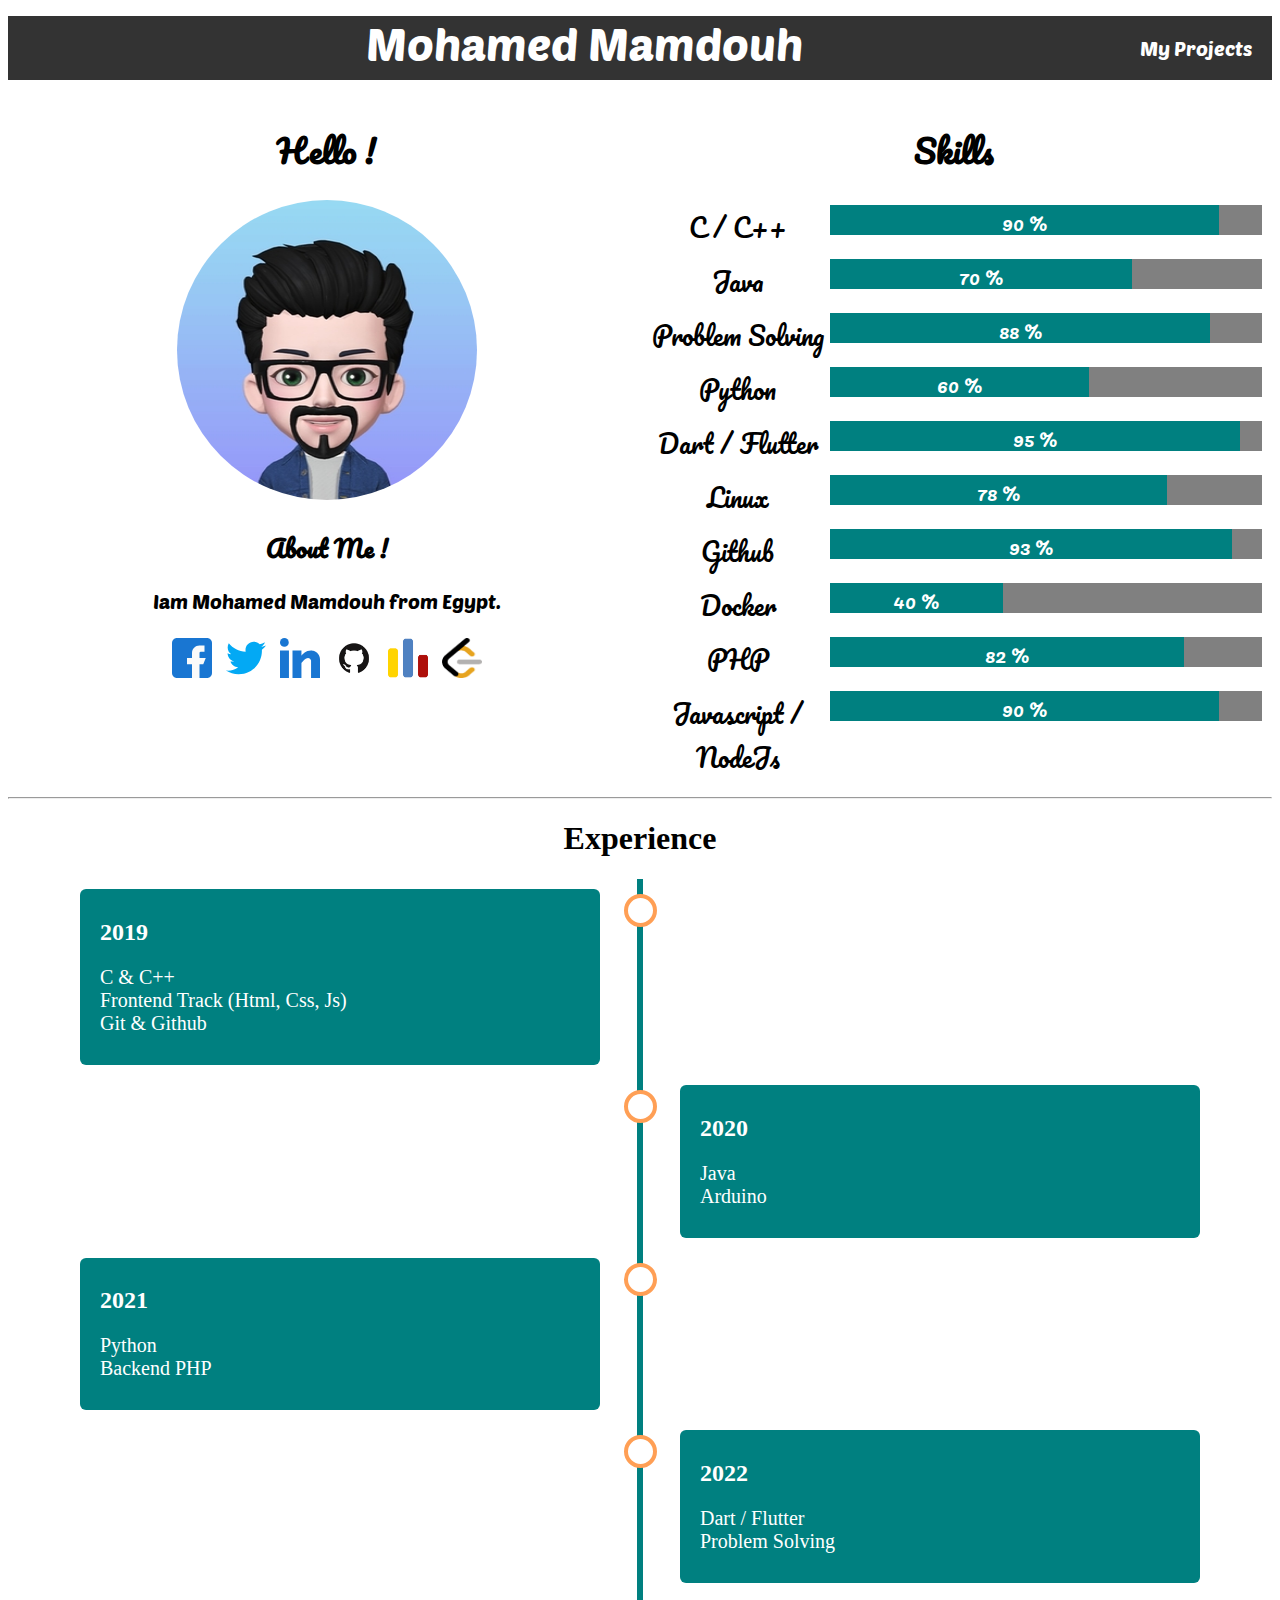
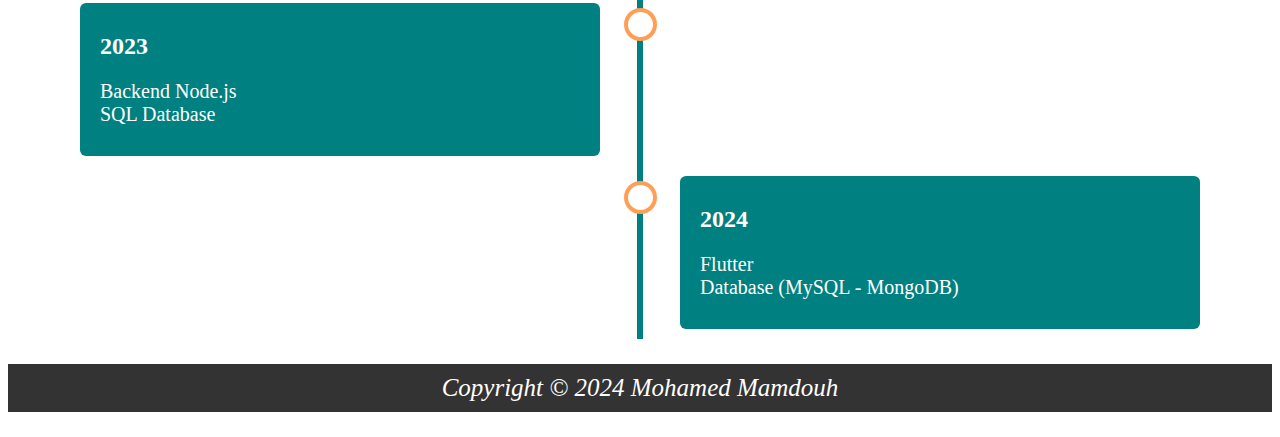
<file: index.html>
<!DOCTYPE html>
<html lang="en">
    <head>
        <meta charset="UTF-8" />
        <meta name="viewport" content="width=device-width, initial-scale=1.0" />
        <title>Mohamed Mamdouh</title>
        <link rel="stylesheet" href="css/style.css" />
        <link rel="stylesheet" href="css/timeline-style.css" />
        <link
            rel="stylesheet"
            href="https://fonts.googleapis.com/css2?family=Poetsen+One&display=swap"
        />
        <link
            href="https://fonts.googleapis.com/css2?family=Libre+Baskerville:ital,wght@0,400;0,700;1,400&family=Pacifico&display=swap"
            rel="stylesheet"
        />
    </head>
    <body>
        <!-- Header -->
        <div>
            <ul class="header-list">
                <li class="header-list-item">
                    <a href="./projects_page.html">My Projects</a>
                </li>
                <p class="header-title">Mohamed Mamdouh</p>
            </ul>
        </div>

        <!-- Body -->
        <div id="row1" class="row">
            <!--- Portofolio Image and Introduction and Social Links -->
            <div class="column">
                <h1>Hello !</h1>
                <img
                    class="Portofolio-image"
                    src="images/mo_face.jpg"
                    alt="Mohamed Mamdouh"
                />
                <h2>About Me !</h2>
                <p class="about-me">Iam Mohamed Mamdouh from Egypt.</p>
                <div>
                    <a target="_blank" href="https://www.facebook.com/"
                        ><img
                            class="social"
                            src="images/facebook.svg"
                            alt="Facebook"
                    /></a>
                    <a target="_blank" href="https://twitter.com/_mohamed432_"
                        ><img
                            class="social"
                            src="images/twitter.svg"
                            alt="Twitter"
                    /></a>
                    <a
                        target="_blank"
                        href="https://linkedin.com/in/mohamed-mamdouh-54b020202"
                        ><img
                            class="social"
                            src="images/linkedin.svg"
                            alt="Linkedin"
                    /></a>
                    <a
                        target="_blank"
                        href="https://github.com/MohamedMamdouh-432"
                        ><img
                            class="social"
                            src="images/github.png"
                            alt="Github"
                    /></a>
                    <a
                        target="_blank"
                        href="https://codeforces.com/profile/d007a"
                        ><img
                            class="social"
                            src="images/codeforces.png"
                            alt="Codeforces"
                    /></a>
                    <a target="_blank" href="https://leetcode.com/u/DOO7A/"
                        ><img
                            class="social"
                            src="images/leetcode.png"
                            alt="Leetcode"
                    /></a>
                </div>
            </div>

            <!-- Skills and Experience -->
            <div class="column">
                <h1>Skills</h1>
                <div class="row">
                    <div class="left">C / C++</div>
                    <div class="right">
                        <li>
                            <span class="main-bar">
                                <span class="colored-bar-1">90 %</span>
                            </span>
                        </li>
                    </div>
                </div>
                <div class="row">
                    <div class="left">Java</div>
                    <div class="right">
                        <li>
                            <span class="main-bar">
                                <span class="colored-bar-2">70 %</span>
                            </span>
                        </li>
                    </div>
                </div>
                <div class="row">
                    <div class="left">Problem Solving</div>
                    <div class="right">
                        <li>
                            <span class="main-bar">
                                <span class="colored-bar-3">88 %</span>
                            </span>
                        </li>
                    </div>
                </div>
                <div class="row">
                    <div class="left">Python</div>
                    <div class="right">
                        <li>
                            <span class="main-bar">
                                <span class="colored-bar-4">60 %</span>
                            </span>
                        </li>
                    </div>
                </div>
                <div class="row">
                    <div class="left">Dart / Flutter</div>
                    <div class="right">
                        <li>
                            <span class="main-bar">
                                <span class="colored-bar-5">95 %</span>
                            </span>
                        </li>
                    </div>
                </div>
                <div class="row">
                    <div class="left">Linux</div>
                    <div class="right">
                        <li>
                            <span class="main-bar">
                                <span class="colored-bar-6">78 %</span>
                            </span>
                        </li>
                    </div>
                </div>
                <div class="row">
                    <div class="left">Github</div>
                    <div class="right">
                        <li>
                            <span class="main-bar">
                                <span class="colored-bar-7">93 %</span>
                            </span>
                        </li>
                    </div>
                </div>
                <div class="row">
                    <div class="left">Docker</div>
                    <div class="right">
                        <li>
                            <span class="main-bar">
                                <span class="colored-bar-8">40 %</span>
                            </span>
                        </li>
                    </div>
                </div>
                <div class="row">
                    <div class="left">PHP</div>
                    <div class="right">
                        <li>
                            <span class="main-bar">
                                <span class="colored-bar-9">82 %</span>
                            </span>
                        </li>
                    </div>
                </div>
                <div class="row">
                    <div class="left">Javascript / NodeJs</div>
                    <div class="right">
                        <li>
                            <span class="main-bar">
                                <span class="colored-bar-10">90 %</span>
                            </span>
                        </li>
                    </div>
                </div>
            </div>
        </div>
        <hr/>
        <h1>Experience</h1>
        <div class="timeline">
            <div class="container left-timeline">
                <div class="content">
                    <h2>2019</h2>
                    <p>
                        C & C++ <br>
                        Frontend Track (Html, Css, Js) <br>
                        Git & Github
                    </p>
                </div>
            </div>
            <div class="container right-timeline">
                <div class="content">
                    <h2>2020</h2>
                    <p>
                        Java <br>
                        Arduino <br>
                    </p>
                </div>
            </div>
            <div class="container left-timeline">
                <div class="content">
                    <h2>2021</h2>
                    <p>
                        Python <br>
                        Backend PHP <br>
                    </p>
                </div>
            </div>
            <div class="container right-timeline">
                <div class="content">
                    <h2>2022</h2>
                    <p>
                        Dart / Flutter <br>
                        Problem Solving <br>
                    </p>
                </div>
            </div>
            <div class="container left-timeline">
                <div class="content">
                    <h2>2023</h2>
                    <p>
                        Backend Node.js <br>
                        SQL Database
                    </p>
                </div>
            </div>
            <div class="container right-timeline">
                <div class="content">
                    <h2>2024</h2>
                    <p>
                        Flutter <br>
                        Database (MySQL - MongoDB) <br>
                    </p>
                </div>
            </div>
        </div>
        <!--- Footer -->
        <div class="footer">
            <p>Copyright © 2024 Mohamed Mamdouh</p>
        </div>
    </body>
</html>
</file>
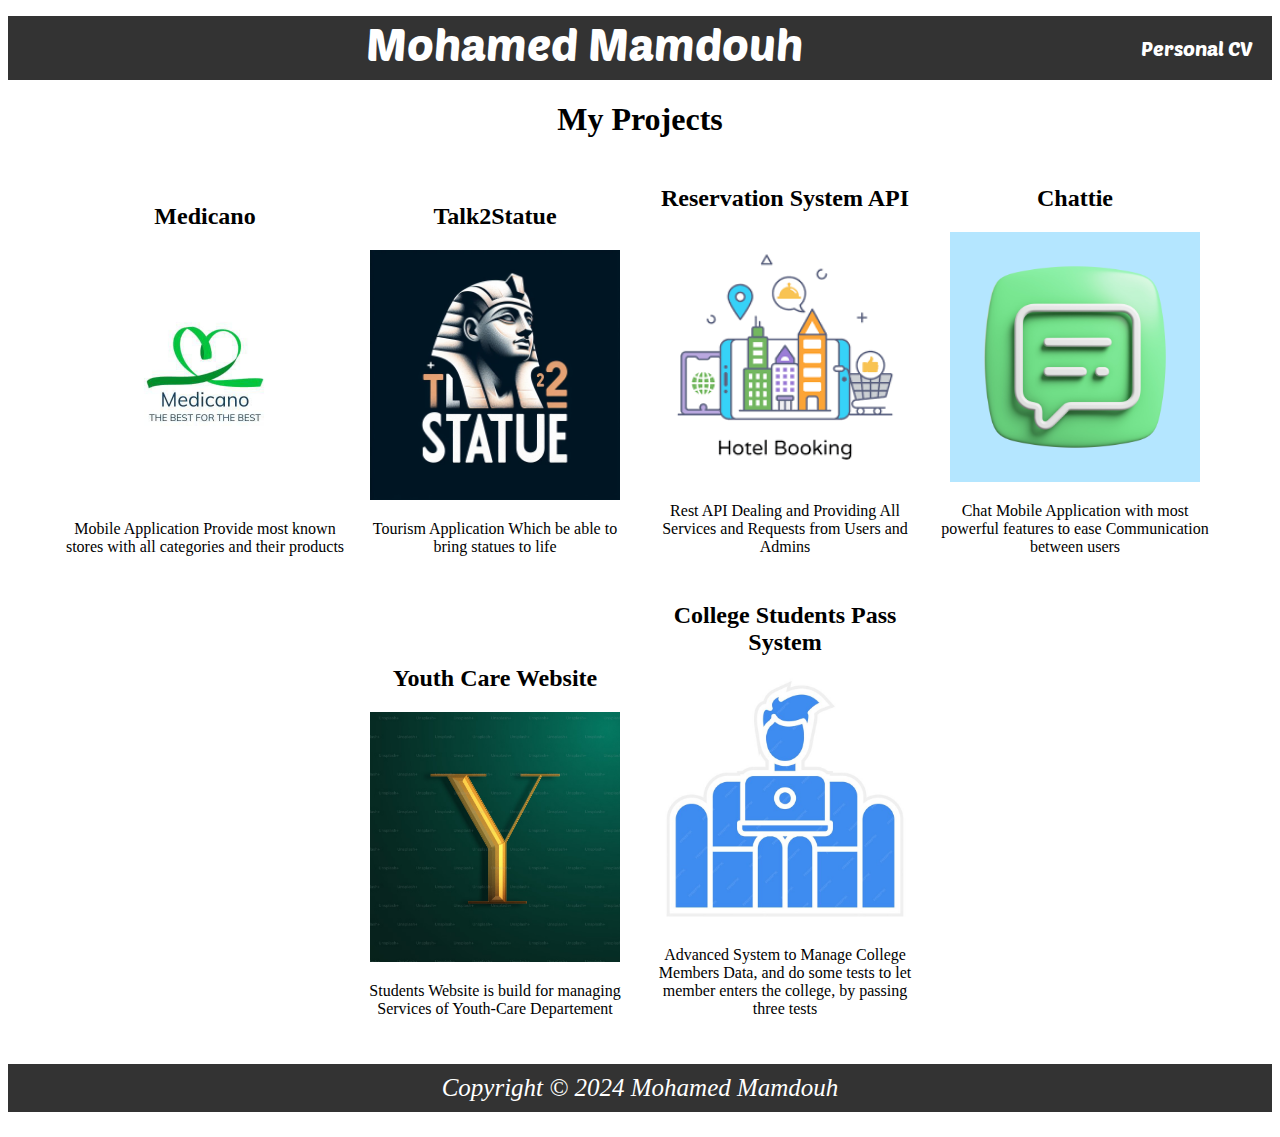
<file: projects_page.html>
<!DOCTYPE html>
<html lang="en">
    <head>
        <meta charset="UTF-8" />
        <meta name="viewport" content="width=device-width, initial-scale=1.0" />
        <title>My Projects</title>
        <link rel="stylesheet" href="css/style.css" />
        <link
            rel="stylesheet"
            href="https://fonts.googleapis.com/css2?family=Poetsen+One&display=swap"
        />
        <link
            href="https://fonts.googleapis.com/css2?family=Libre+Baskerville:ital,wght@0,400;0,700;1,400&family=Pacifico&display=swap"
            rel="stylesheet"
        />
        <script src="./scripts/data.js"></script>
    </head>
    <body>
        <!-- Header -->
        <div>
            <ul class="header-list">
                <li class="header-list-item">
                    <a href="./index.html">Personal CV</a>
                </li>
                <p class="header-title">Mohamed Mamdouh</p>
            </ul>
        </div>

        <!-- Body -->
        <h1>My Projects</h1>
        <div id="projects" style="text-align: center">
            <script src="./scripts/main.js"></script>
        </div>

        <!--- Footer -->
        <div class="footer">
            <p>Copyright © 2024 Mohamed Mamdouh</p>
        </div>
    </body>
</html>
</file>
<file: css/style.css>
/* 
    fonts:
        font-family: "Poetsen One", sans-serif;
        font-family: "Pacifico", cursive; 
*/

* {
    list-style-type: none;
    box-sizing: border-box;
}

h1 {
    text-align: center;
}

.header-list {
    color: white;
    background-color: #333;
    list-style-type: none;
    overflow: hidden;
    text-align: center;
    font-family: "Poetsen One", sans-serif;
}

.header-list-item {
    float: right;
}

.header-title {
    font-size: 45px;
    display: inline;
}

.header-list-item a {
    text-decoration: none;
    color: white;
    font-size: 20px;
    display: block;
    padding: 20px;
}

.header-list-item a:hover {
    background-color: black;
}

.column {
    width: 50%;
    float: left;
    text-align: center;
    font-family: "Pacifico", cursive;
}

.Portofolio-image {
    width: 300px;
    height: 300px;
    border-radius: 300px;
}

.about-me {
    font-size: 20px;
    font-family: "Poetsen One", sans-serif;
}

.social {
    width: 50px;
    height: 50px;
    padding: 5px;
}

.left {
    width: 30%;
    float: left;
    font-size: 25px;
}

.right {
    width: 70%;
    float: right;
}

.row {
    padding: 5px;
}

.row:after {
    display: table;
    clear: both;
    content: "";
}

.main-bar {
    background-color: gray;
    height: 30px;
    display: block;
}

.main-bar span {
    background-color: teal;
    height: 30px;
    display: block;
    color: white;
}

.colored-bar-1 {
    width: 90%;
    font-size: 20px;
    animation: colored-bar-1-animation 2s;
}

.colored-bar-2 {
    width: 70%;
    font-size: 20px;
    animation: colored-bar-2-animation 2s;
}

.colored-bar-3 {
    width: 88%;
    font-size: 20px;
    animation: colored-bar-3-animation 2s;
}

.colored-bar-4 {
    width: 60%;
    font-size: 20px;
    animation: colored-bar-4-animation 2s;
}

.colored-bar-5 {
    width: 95%;
    font-size: 20px;
    animation: colored-bar-5-animation 2s;
}

.colored-bar-6 {
    width: 78%;
    font-size: 20px;
    animation: colored-bar-6-animation 2s;
}

.colored-bar-7 {
    width: 93%;
    font-size: 20px;
    animation: colored-bar-7-animation 2s;
}

.colored-bar-8 {
    width: 40%;
    font-size: 20px;
    animation: colored-bar-8-animation 2s;
}

.colored-bar-9 {
    width: 82%;
    font-size: 20px;
    animation: colored-bar-9-animation 2s;
}

.colored-bar-10 {
    width: 90%;
    font-size: 20px;
    animation: colored-bar-10-animation 2s;
}

@keyframes colored-bar-1-animation {
    0% {
        width: 0;
    }
    100% {
        width: 90%;
    }
}

@keyframes colored-bar-2-animation {
    0% {
        width: 0;
    }
    100% {
        width: 70%;
    }
}
@keyframes colored-bar-3-animation {
    0% {
        width: 0;
    }
    100% {
        width: 88%;
    }
}
@keyframes colored-bar-4-animation {
    0% {
        width: 0;
    }
    100% {
        width: 60%;
    }
}
@keyframes colored-bar-5-animation {
    0% {
        width: 0;
    }
    100% {
        width: 95%;
    }
}
@keyframes colored-bar-6-animation {
    0% {
        width: 0;
    }
    100% {
        width: 78%;
    }
}
@keyframes colored-bar-7-animation {
    0% {
        width: 0;
    }
    100% {
        width: 93%;
    }
}
@keyframes colored-bar-8-animation {
    0% {
        width: 0;
    }
    100% {
        width: 40%;
    }
}
@keyframes colored-bar-9-animation {
    0% {
        width: 0;
    }
    100% {
        width: 82%;
    }
}
@keyframes colored-bar-10-animation {
    0% {
        width: 0;
    }
    100% {
        width: 90%;
    }
}

.footer {
    text-align: center;
    font-size: 25px;
    background-color: #333;
    color: white;
}

.footer p {
    padding: 10px 0 10px 0;
    font-style: italic;
}

@media screen and (max-width: 800px) {
    .column {
        width: 100%;
    }
}

img:hover {
    cursor: pointer;
}
</file>
<file: css/timeline-style.css>
.timeline {
    position: relative;
    max-width: 1200px;
    margin: 0 auto;
}

.timeline::after {
    content: "";
    position: absolute;
    width: 6px;
    background-color: teal;
    top: 0;
    bottom: 0;
    left: 50%;
    margin-left: -3px;
}

.container {
    padding: 10px 40px;
    position: relative;
    background-color: inherit;
    width: 50%;
}

.container::after {
    content: "";
    position: absolute;
    width: 25px;
    height: 25px;
    right: -17px;
    background-color: white;
    border: 4px solid #ff9f55;
    top: 15px;
    border-radius: 50%;
    z-index: 1;
}

.left-timeline {
    left: 0;
}

.right-timeline {
    left: 50%;
}

.left-timeline::before {
    content: " ";
    height: 0;
    position: absolute;
    top: 22px;
    width: 0;
    z-index: 1;
    right: 30px;
    border: medium solid white;
    border-width: 10px 0 10px 10px;
    border-color: transparent transparent transparent white;
}

.right-timeline::before {
    content: " ";
    height: 0;
    position: absolute;
    top: 22px;
    width: 0;
    z-index: 1;
    left: 30px;
    border: medium solid white;
    border-width: 10px 10px 10px 0;
    border-color: transparent white transparent transparent;
}

.right-timeline::after {
    left: -16px;
}

.content {
    padding: 10px 20px;
    background-color: teal;
    color: white;
    position: relative;
    border-radius: 6px;
}

.content p {
    font-size: 20px;
}

@media screen and (max-width: 600px) {
    .timeline::after {
        left: 31px;
    }

    .container {
        width: 100%;
        padding-left: 70px;
        padding-right: 25px;
    }

    .container::before {
        left: 60px;
        border: medium solid white;
        border-width: 10px 10px 10px 0;
        border-color: transparent white transparent transparent;
    }

    .left-timeline::after,
    .right-timeline::after {
        left: 15px;
    }

    .right-timeline {
        left: 0%;
    }
}
</file>
